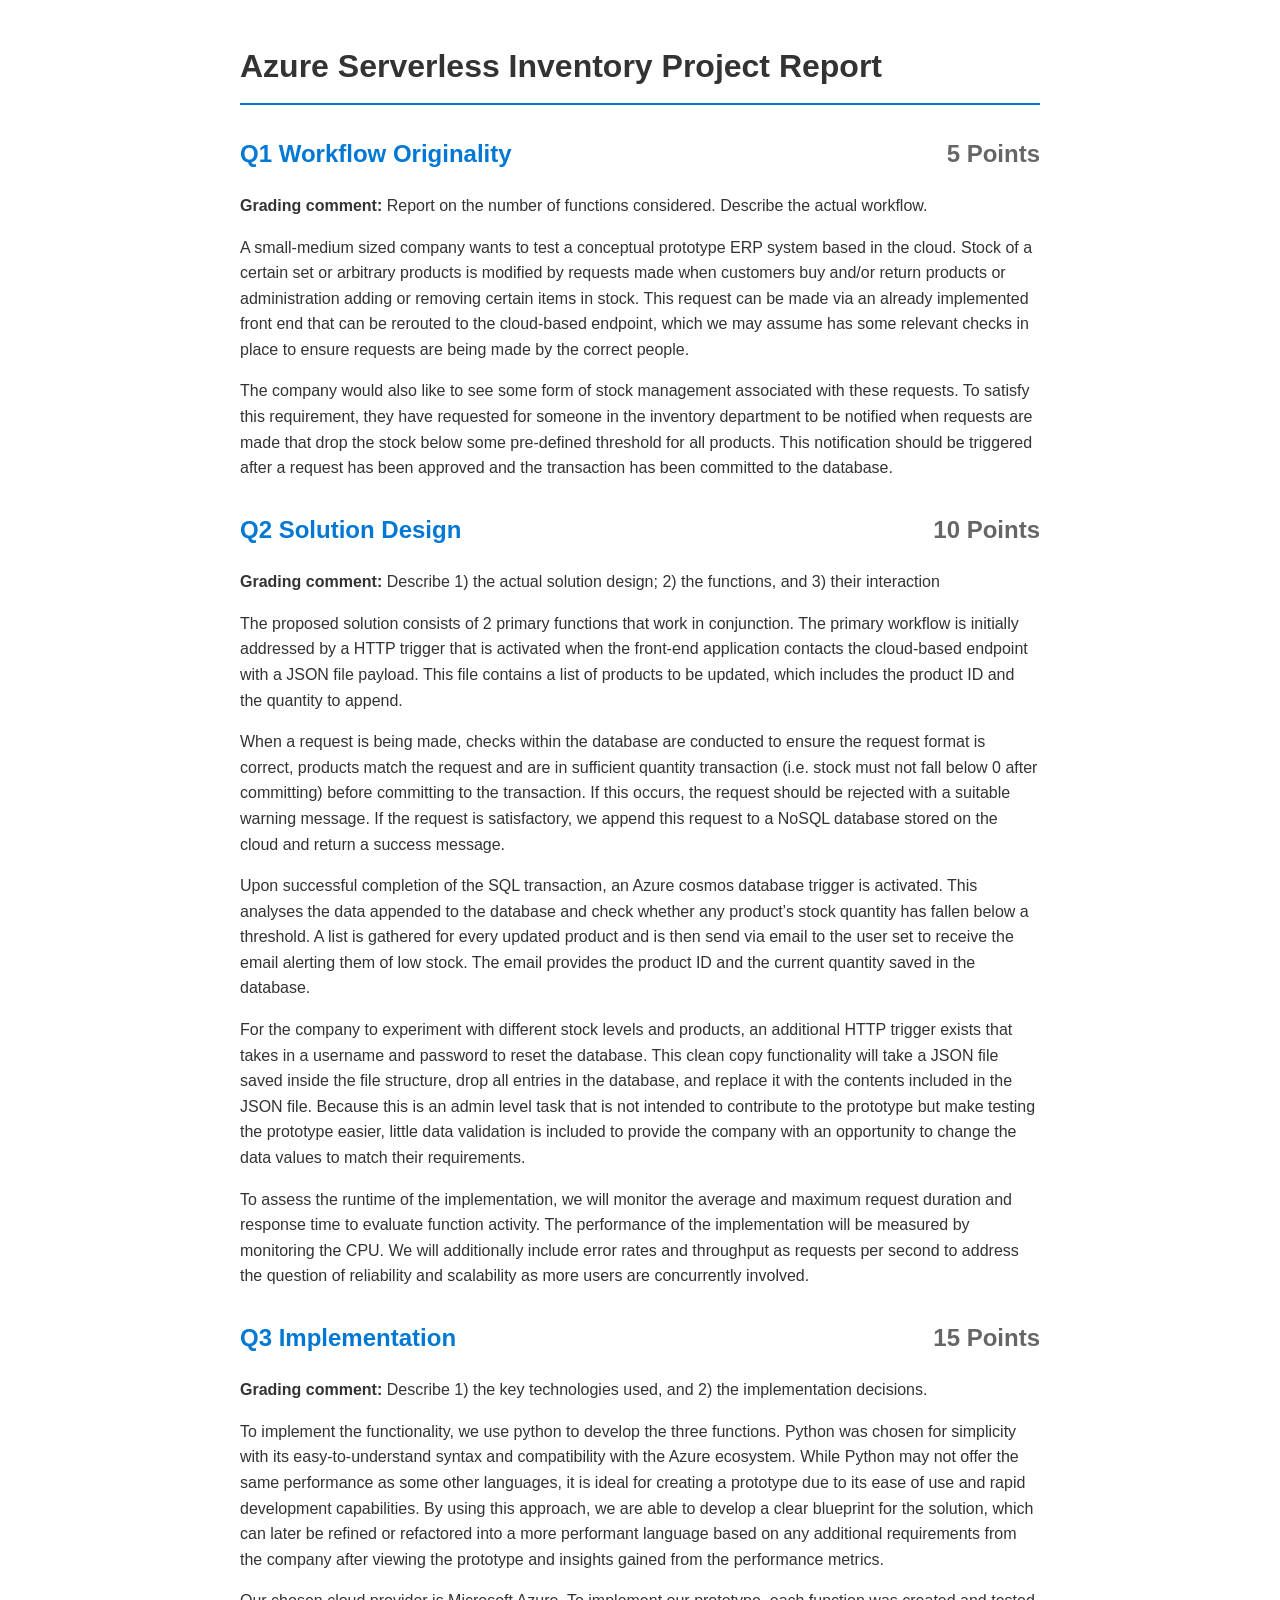
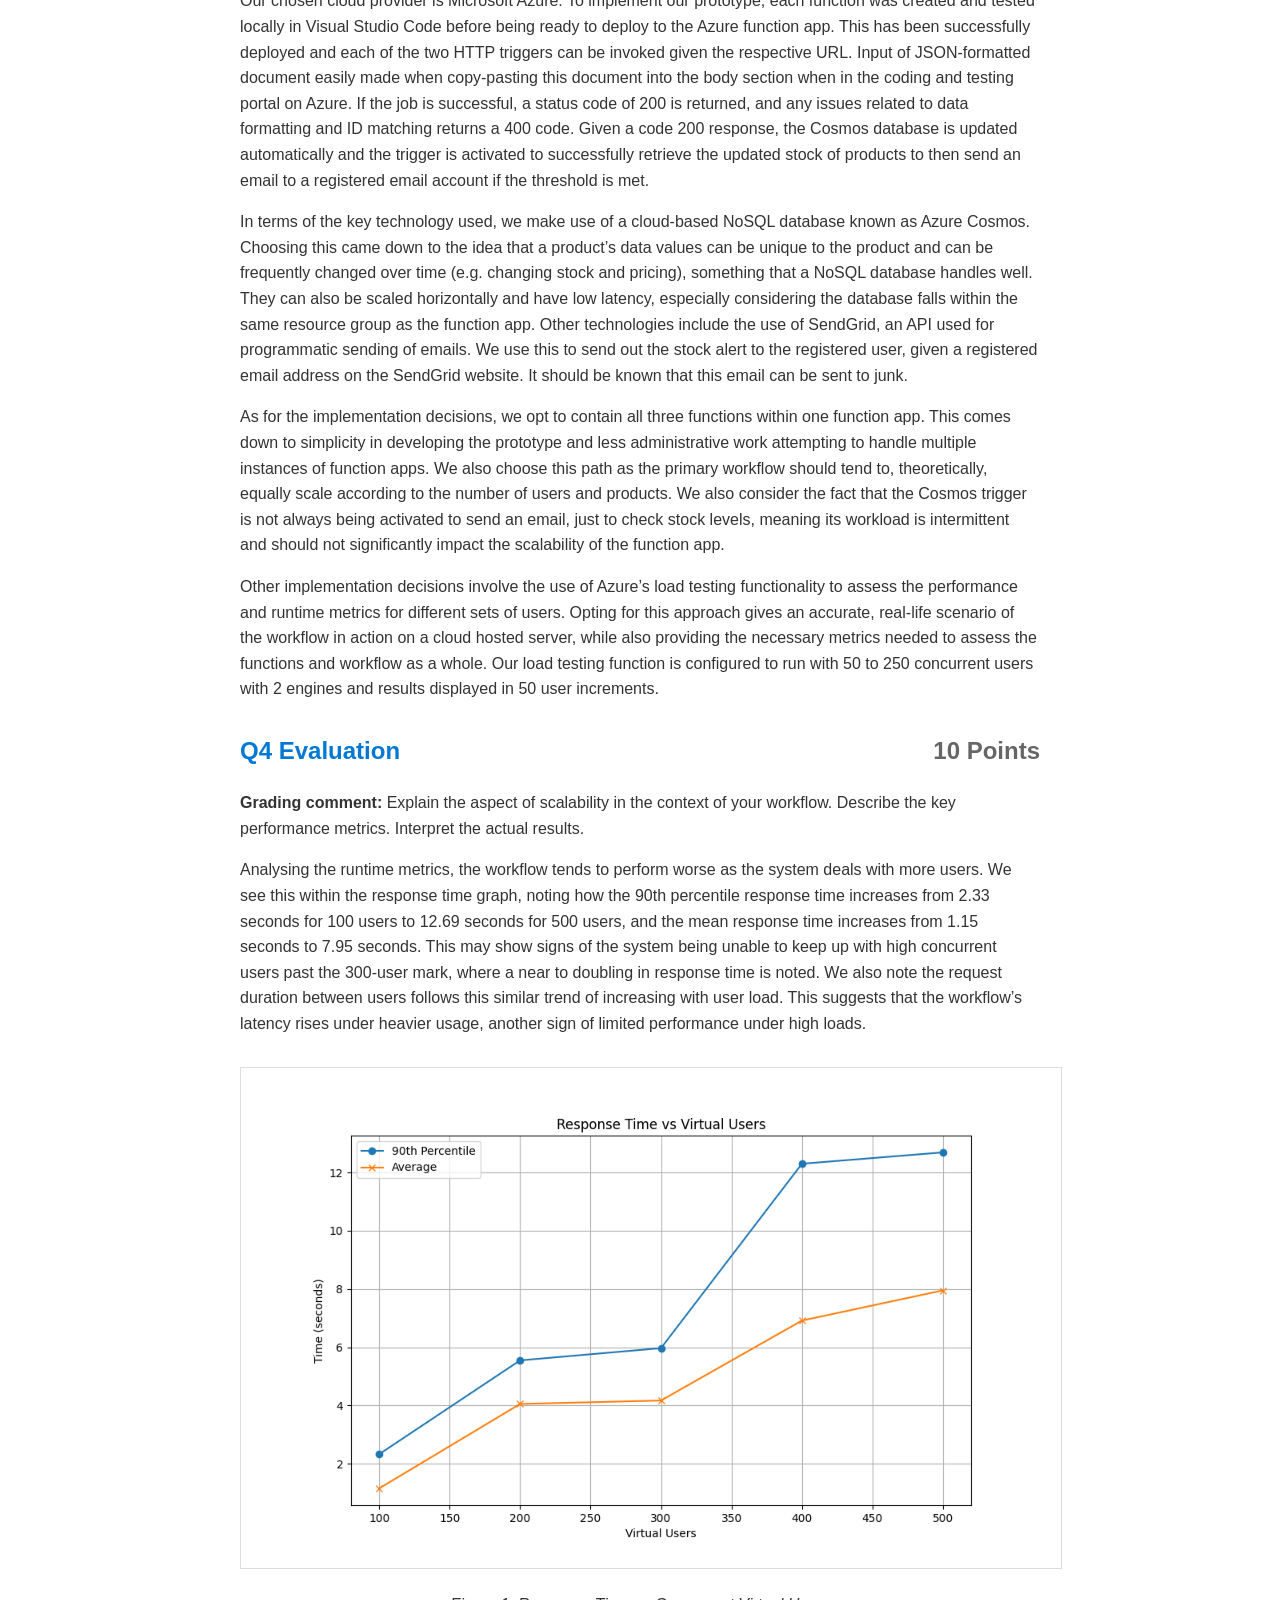
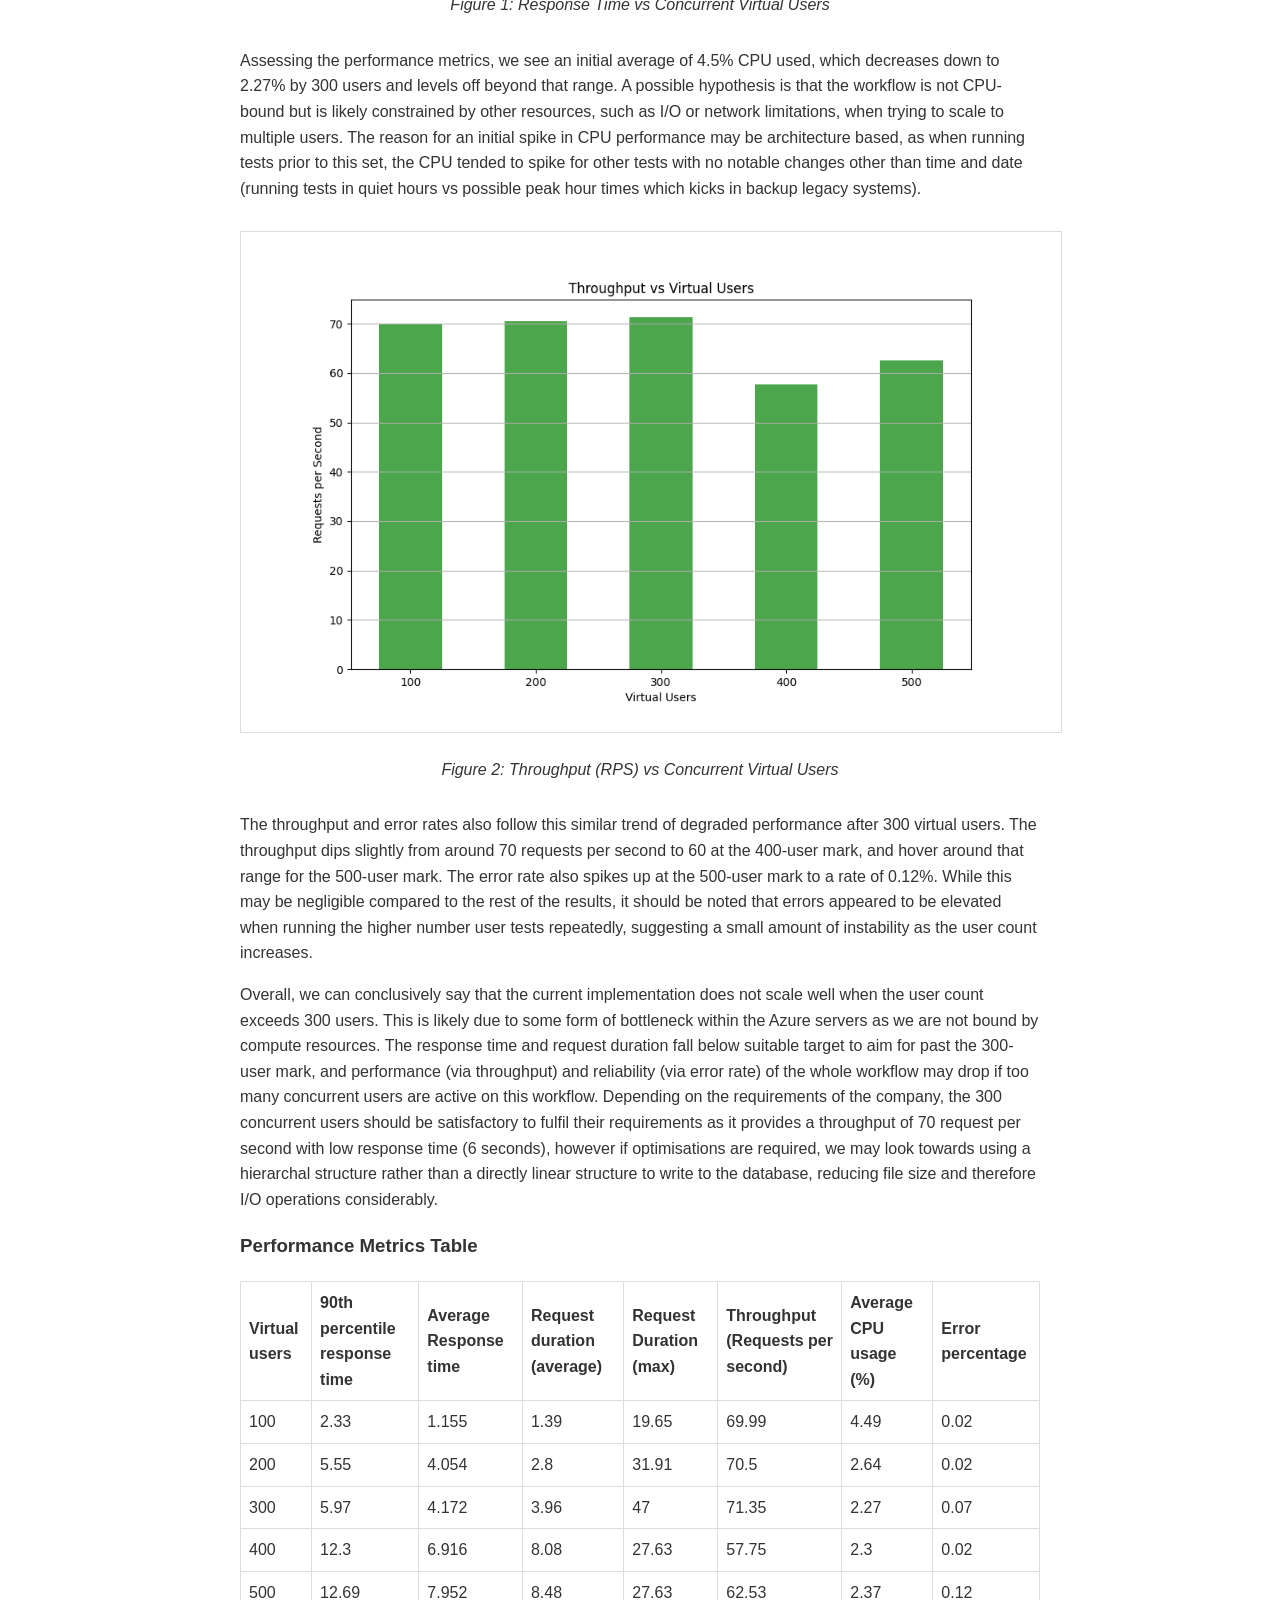
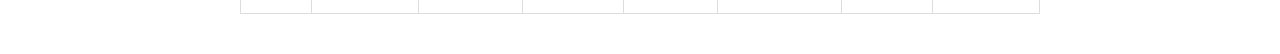
<file: website/wwwroot/docs/DistributedSystemsReport.html>
<!DOCTYPE html>
<html lang="en">
<head>
    <meta charset="UTF-8">
    <title>Azure Serverless Inventory Report</title>
    <style>
        body { font-family: sans-serif; line-height: 1.6; max-width: 800px; margin: 0 auto; padding: 20px; color: #333; }
        h1 { border-bottom: 2px solid #0078d4; padding-bottom: 10px; }
        h2 { color: #0078d4; margin-top: 30px; }
        table { border-collapse: collapse; width: 100%; margin: 20px 0; }
        th, td { border: 1px solid #ddd; padding: 8px; text-align: left; }
        th { bg-color: #f2f2f2; }
        .score { float: right; font-weight: bold; color: #666; }
        .chart-container { text-align: center; margin: 30px 0; }
        .chart-container img { max-width: 100%; border: 1px solid #ddd; padding: 10px; }
    </style>
</head>
<body>
    <h1>Azure Serverless Inventory Project Report</h1>
    
    <h2>Q1 Workflow Originality <span class="score">5 Points</span></h2>
    <p><strong>Grading comment:</strong> Report on the number of functions considered. Describe the actual workflow.</p>
    <p>A small-medium sized company wants to test a conceptual prototype ERP system based in the cloud. Stock of a certain set or arbitrary products is modified by requests made when customers buy and/or return products or administration adding or removing certain items in stock. This request can be made via an already implemented front end that can be rerouted to the cloud-based endpoint, which we may assume has some relevant checks in place to ensure requests are being made by the correct people.</p>
    <p>The company would also like to see some form of stock management associated with these requests. To satisfy this requirement, they have requested for someone in the inventory department to be notified when requests are made that drop the stock below some pre-defined threshold for all products. This notification should be triggered after a request has been approved and the transaction has been committed to the database.</p>

    <h2>Q2 Solution Design <span class="score">10 Points</span></h2>
    <p><strong>Grading comment:</strong> Describe 1) the actual solution design; 2) the functions, and 3) their interaction</p>
    <p>The proposed solution consists of 2 primary functions that work in conjunction. The primary workflow is initially addressed by a HTTP trigger that is activated when the front-end application contacts the cloud-based endpoint with a JSON file payload. This file contains a list of products to be updated, which includes the product ID and the quantity to append.</p>
    <p>When a request is being made, checks within the database are conducted to ensure the request format is correct, products match the request and are in sufficient quantity transaction (i.e. stock must not fall below 0 after committing) before committing to the transaction. If this occurs, the request should be rejected with a suitable warning message. If the request is satisfactory, we append this request to a NoSQL database stored on the cloud and return a success message.</p>
    <p>Upon successful completion of the SQL transaction, an Azure cosmos database trigger is activated. This analyses the data appended to the database and check whether any product’s stock quantity has fallen below a threshold. A list is gathered for every updated product and is then send via email to the user set to receive the email alerting them of low stock. The email provides the product ID and the current quantity saved in the database.</p>
    <p>For the company to experiment with different stock levels and products, an additional HTTP trigger exists that takes in a username and password to reset the database. This clean copy functionality will take a JSON file saved inside the file structure, drop all entries in the database, and replace it with the contents included in the JSON file. Because this is an admin level task that is not intended to contribute to the prototype but make testing the prototype easier, little data validation is included to provide the company with an opportunity to change the data values to match their requirements.</p>
    <p>To assess the runtime of the implementation, we will monitor the average and maximum request duration and response time to evaluate function activity. The performance of the implementation will be measured by monitoring the CPU. We will additionally include error rates and throughput as requests per second to address the question of reliability and scalability as more users are concurrently involved.</p>

    <h2>Q3 Implementation <span class="score">15 Points</span></h2>
    <p><strong>Grading comment:</strong> Describe 1) the key technologies used, and 2) the implementation decisions.</p>
    <p>To implement the functionality, we use python to develop the three functions. Python was chosen for simplicity with its easy-to-understand syntax and compatibility with the Azure ecosystem. While Python may not offer the same performance as some other languages, it is ideal for creating a prototype due to its ease of use and rapid development capabilities. By using this approach, we are able to develop a clear blueprint for the solution, which can later be refined or refactored into a more performant language based on any additional requirements from the company after viewing the prototype and insights gained from the performance metrics.</p>
    <p>Our chosen cloud provider is Microsoft Azure. To implement our prototype, each function was created and tested locally in Visual Studio Code before being ready to deploy to the Azure function app. This has been successfully deployed and each of the two HTTP triggers can be invoked given the respective URL. Input of JSON-formatted document easily made when copy-pasting this document into the body section when in the coding and testing portal on Azure. If the job is successful, a status code of 200 is returned, and any issues related to data formatting and ID matching returns a 400 code. Given a code 200 response, the Cosmos database is updated automatically and the trigger is activated to successfully retrieve the updated stock of products to then send an email to a registered email account if the threshold is met.</p>
    <p>In terms of the key technology used, we make use of a cloud-based NoSQL database known as Azure Cosmos. Choosing this came down to the idea that a product’s data values can be unique to the product and can be frequently changed over time (e.g. changing stock and pricing), something that a NoSQL database handles well. They can also be scaled horizontally and have low latency, especially considering the database falls within the same resource group as the function app. Other technologies include the use of SendGrid, an API used for programmatic sending of emails. We use this to send out the stock alert to the registered user, given a registered email address on the SendGrid website. It should be known that this email can be sent to junk.</p>
    <p>As for the implementation decisions, we opt to contain all three functions within one function app. This comes down to simplicity in developing the prototype and less administrative work attempting to handle multiple instances of function apps. We also choose this path as the primary workflow should tend to, theoretically, equally scale according to the number of users and products. We also consider the fact that the Cosmos trigger is not always being activated to send an email, just to check stock levels, meaning its workload is intermittent and should not significantly impact the scalability of the function app.</p>
    <p>Other implementation decisions involve the use of Azure’s load testing functionality to assess the performance and runtime metrics for different sets of users. Opting for this approach gives an accurate, real-life scenario of the workflow in action on a cloud hosted server, while also providing the necessary metrics needed to assess the functions and workflow as a whole. Our load testing function is configured to run with 50 to 250 concurrent users with 2 engines and results displayed in 50 user increments.</p>

    <h2>Q4 Evaluation <span class="score">10 Points</span></h2>
    <p><strong>Grading comment:</strong> Explain the aspect of scalability in the context of your workflow. Describe the key performance metrics. Interpret the actual results.</p>
    <p>Analysing the runtime metrics, the workflow tends to perform worse as the system deals with more users. We see this within the response time graph, noting how the 90th percentile response time increases from 2.33 seconds for 100 users to 12.69 seconds for 500 users, and the mean response time increases from 1.15 seconds to 7.95 seconds. This may show signs of the system being unable to keep up with high concurrent users past the 300-user mark, where a near to doubling in response time is noted. We also note the request duration between users follows this similar trend of increasing with user load. This suggests that the workflow’s latency rises under heavier usage, another sign of limited performance under high loads.</p>
    
    <div class="chart-container">
        <img src="response_time_graph.png" alt="Response Time Graph">
        <p><em>Figure 1: Response Time vs Concurrent Virtual Users</em></p>
    </div>

    <p>Assessing the performance metrics, we see an initial average of 4.5% CPU used, which decreases down to 2.27% by 300 users and levels off beyond that range. A possible hypothesis is that the workflow is not CPU-bound but is likely constrained by other resources, such as I/O or network limitations, when trying to scale to multiple users. The reason for an initial spike in CPU performance may be architecture based, as when running tests prior to this set, the CPU tended to spike for other tests with no notable changes other than time and date (running tests in quiet hours vs possible peak hour times which kicks in backup legacy systems).</p>
    
    <div class="chart-container">
        <img src="throughput_graph.png" alt="Throughput Graph">
        <p><em>Figure 2: Throughput (RPS) vs Concurrent Virtual Users</em></p>
    </div>

    <p>The throughput and error rates also follow this similar trend of degraded performance after 300 virtual users. The throughput dips slightly from around 70 requests per second to 60 at the 400-user mark, and hover around that range for the 500-user mark. The error rate also spikes up at the 500-user mark to a rate of 0.12%. While this may be negligible compared to the rest of the results, it should be noted that errors appeared to be elevated when running the higher number user tests repeatedly, suggesting a small amount of instability as the user count increases.</p>
    <p>Overall, we can conclusively say that the current implementation does not scale well when the user count exceeds 300 users. This is likely due to some form of bottleneck within the Azure servers as we are not bound by compute resources. The response time and request duration fall below suitable target to aim for past the 300-user mark, and performance (via throughput) and reliability (via error rate) of the whole workflow may drop if too many concurrent users are active on this workflow. Depending on the requirements of the company, the 300 concurrent users should be satisfactory to fulfil their requirements as it provides a throughput of 70 request per second with low response time (6 seconds), however if optimisations are required, we may look towards using a hierarchal structure rather than a directly linear structure to write to the database, reducing file size and therefore I/O operations considerably.</p>

    <h3>Performance Metrics Table</h3>
    <table>
        <thead>
            <tr><th>Virtual users</th><th>90th percentile response time </th><th>Average Response time</th><th>Request duration (average)</th><th>Request Duration (max)</th><th>Throughput (Requests per second)</th><th>Average CPU usage (%)</th><th>Error percentage</th></tr>
        </thead>
        <tbody><tr><td>100</td><td>2.33</td><td>1.155</td><td>1.39</td><td>19.65</td><td>69.99</td><td>4.49</td><td>0.02</td></tr><tr><td>200</td><td>5.55</td><td>4.054</td><td>2.8</td><td>31.91</td><td>70.5</td><td>2.64</td><td>0.02</td></tr><tr><td>300</td><td>5.97</td><td>4.172</td><td>3.96</td><td>47</td><td>71.35</td><td>2.27</td><td>0.07</td></tr><tr><td>400</td><td>12.3</td><td>6.916</td><td>8.08</td><td>27.63</td><td>57.75</td><td>2.3</td><td>0.02</td></tr><tr><td>500</td><td>12.69</td><td>7.952</td><td>8.48</td><td>27.63</td><td>62.53</td><td>2.37</td><td>0.12</td></tr>
        </tbody>
    </table>
</body>
</html>
</file>
